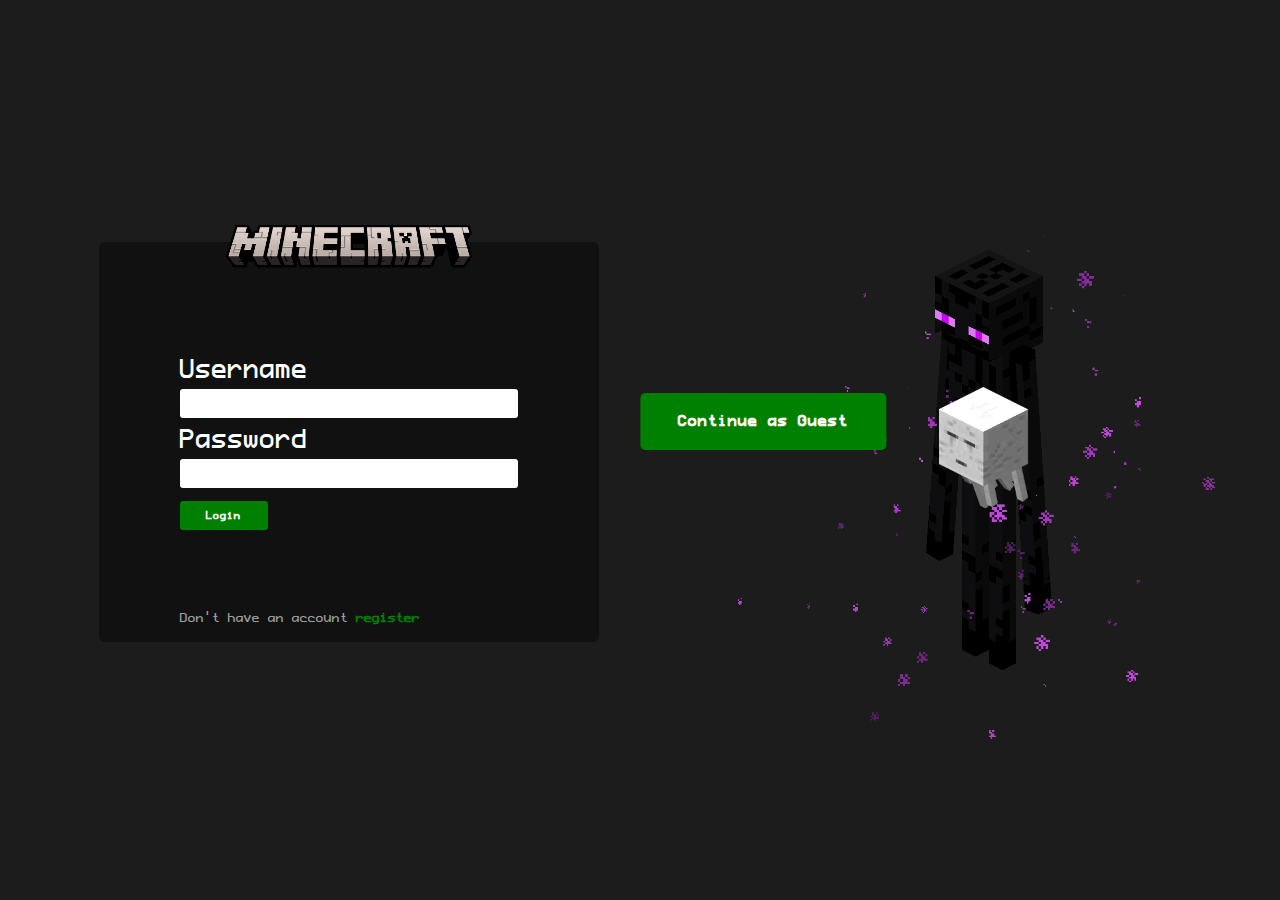
<file: index.html>
<!DOCTYPE html>
<html lang="en">

<head>
    <meta charset="UTF-8" />
    <meta http-equiv="X-UA-Compatible" content="IE=edge" />
    <meta name="viewport" content="width=device-width, initial-scale=1.0" />
    <link rel="icon" href="./assets/img/icons/favicon.ico" type="image/x-icon" />
    <title>Sign Up</title>
    <link rel="stylesheet" href="./style/signup.css" />
<link rel="stylesheet" href="./style/index.css">

</head>
<!-- Loading Effect -->

<body class="noScroll">
    <!-- Loading Effect -->
    <div class="loader-wrapper">
        <img src="./assets/images/Minecraft-block.png" alt="" class="loader">
        <img src="./assets/images/logo.png" width="300px" alt="">
    </div>
    <script>
    window.addEventListener("load", () => {
        document.querySelector(".loader-wrapper").classList.add("hide");
        document.body.classList.remove("noScroll");
    })
    </script>
    <section id="sign-up">
        <section class="sign-up-wrapper">
            <button class="guest-btn">Continue as Guest</button>

            <div class="sign-up-form">

                <!-- Login Form-->
                <form 
                    class="login"> 
                    <img src="./assets/images/logo.png" alt="" />
                    <div class="center">
                        <h1 class="username-label">Username</h1>
                        <input name="usernameLogin" class="username" type="text" />

                        <h1 class="password-label">Password</h1>
                        <input name="passwordLogin" type="password" class="password" />

                        <h1
                        class="validation-message r">
                    </h1>
                        <button type="submit">Login</button>

                        <h1 class="register-message">
                            <span class="haveAccount">Don't have an account</span>
                            <span class="register-message-btn l">register</span>
                        </h1>
                    </div>
                </form>
                <!-- Register Form -->
                <form 
                    class="register hide"> 
                    <img src="./assets/images/logo.png" alt="" />
                    <div class="center">

                        <h1 class="username-label">Username</h1>
                        <input name="usernameRegister" class="username r" type="text" />

                        <h1 class="password-label">Password</h1>
                        <input name="passwordRegister" type="password" class="password r" />

                        <h1 class="confirm-password-label">Confirm password</h1>
                        <input name="confirmPassword" type="password" class="confirm-password" />
                        <h1 class="confirm-password-label">Profile Image (optional)</h1>
                        <input name="image" type="file" class="file r" />


                        <h1
                            class="validation-message l">
                            
                        </h1>

                        <button class="r" type="submit">Register</button>

                        <h1 class="register-message">
                            <span class="haveAccount">have an account</span>
                            <span class="register-message-btn r">Login</span>
                        </h1>
                    </div>
                </form>
            </div>
            <div class="sign-up-img">
                <img class="ghast" src="./assets/images/ghast.gif" alt="" />
                <img class="sign-up-image" src="./assets/images/background/Enderman.webp" alt="">
            </div>
        </section>
    </section>
    
</body>
<script src="./js/sign-up.js"></script>

</html>
</file>
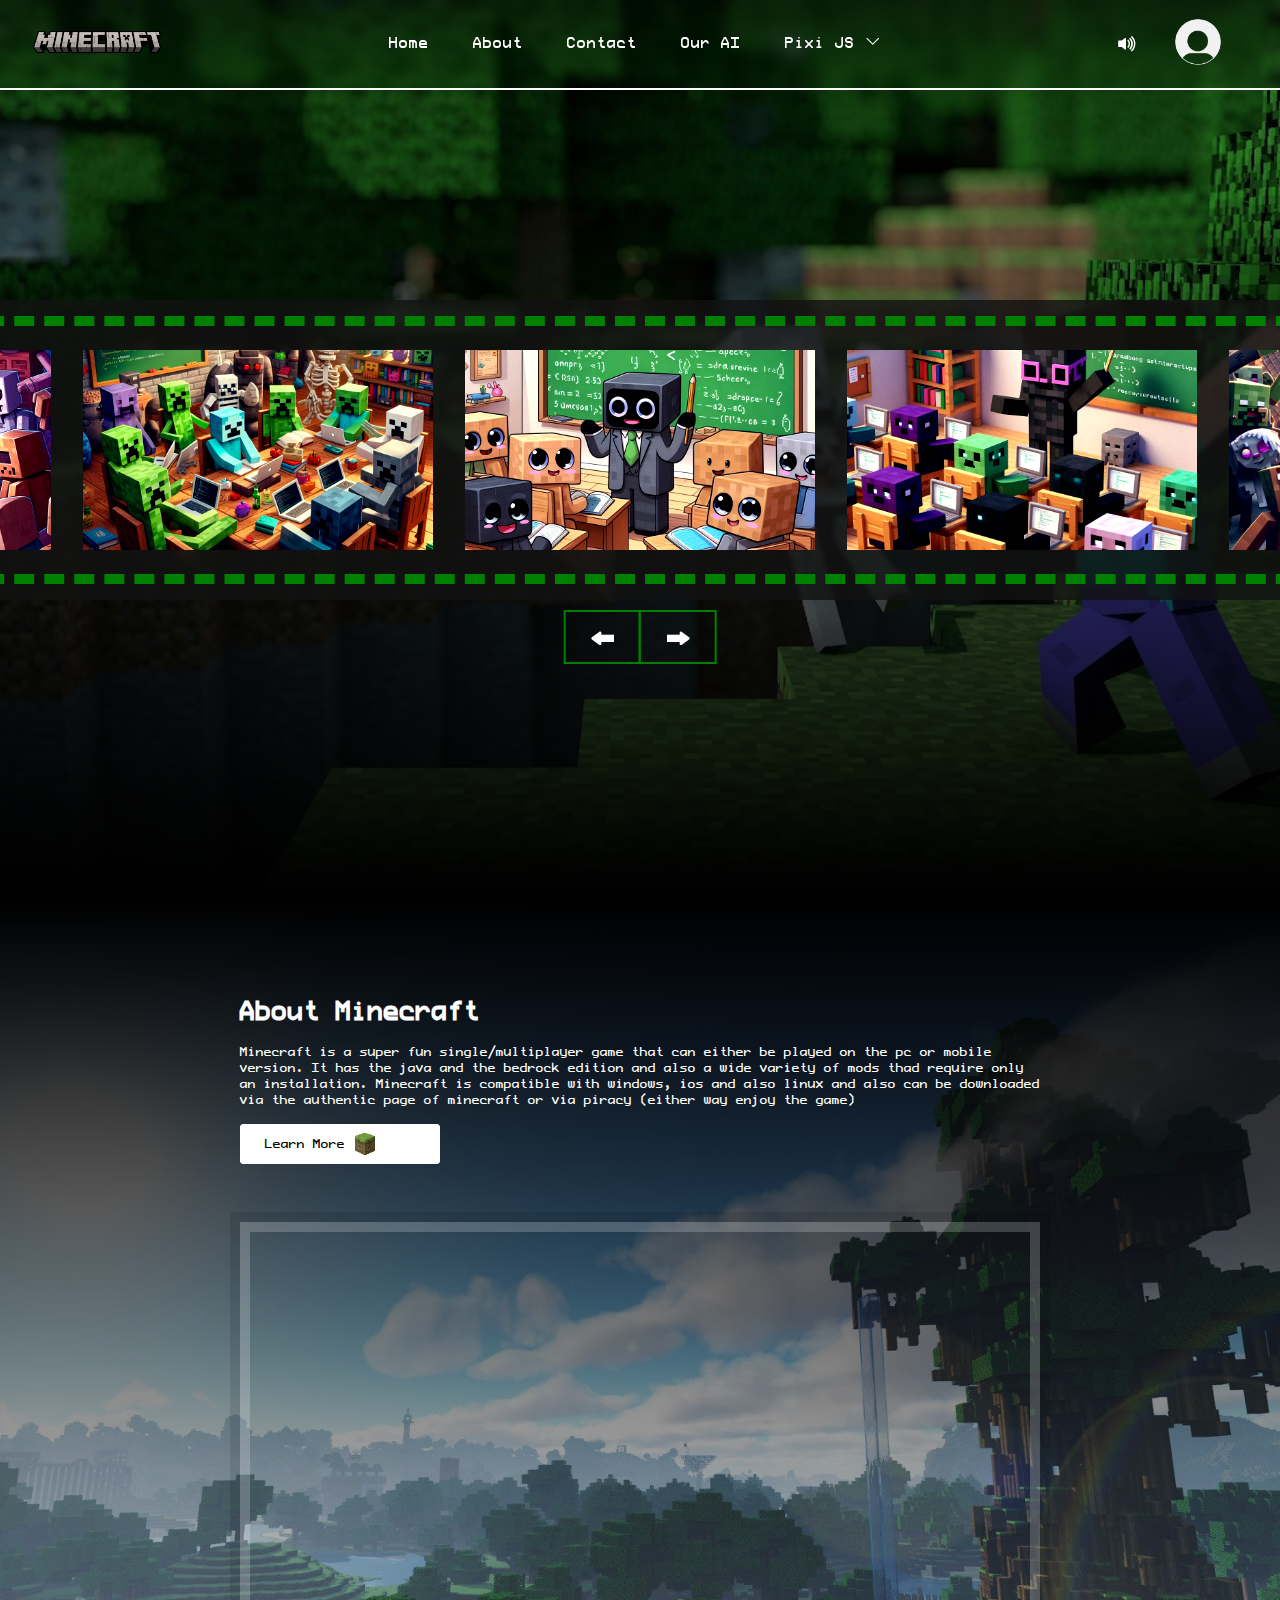
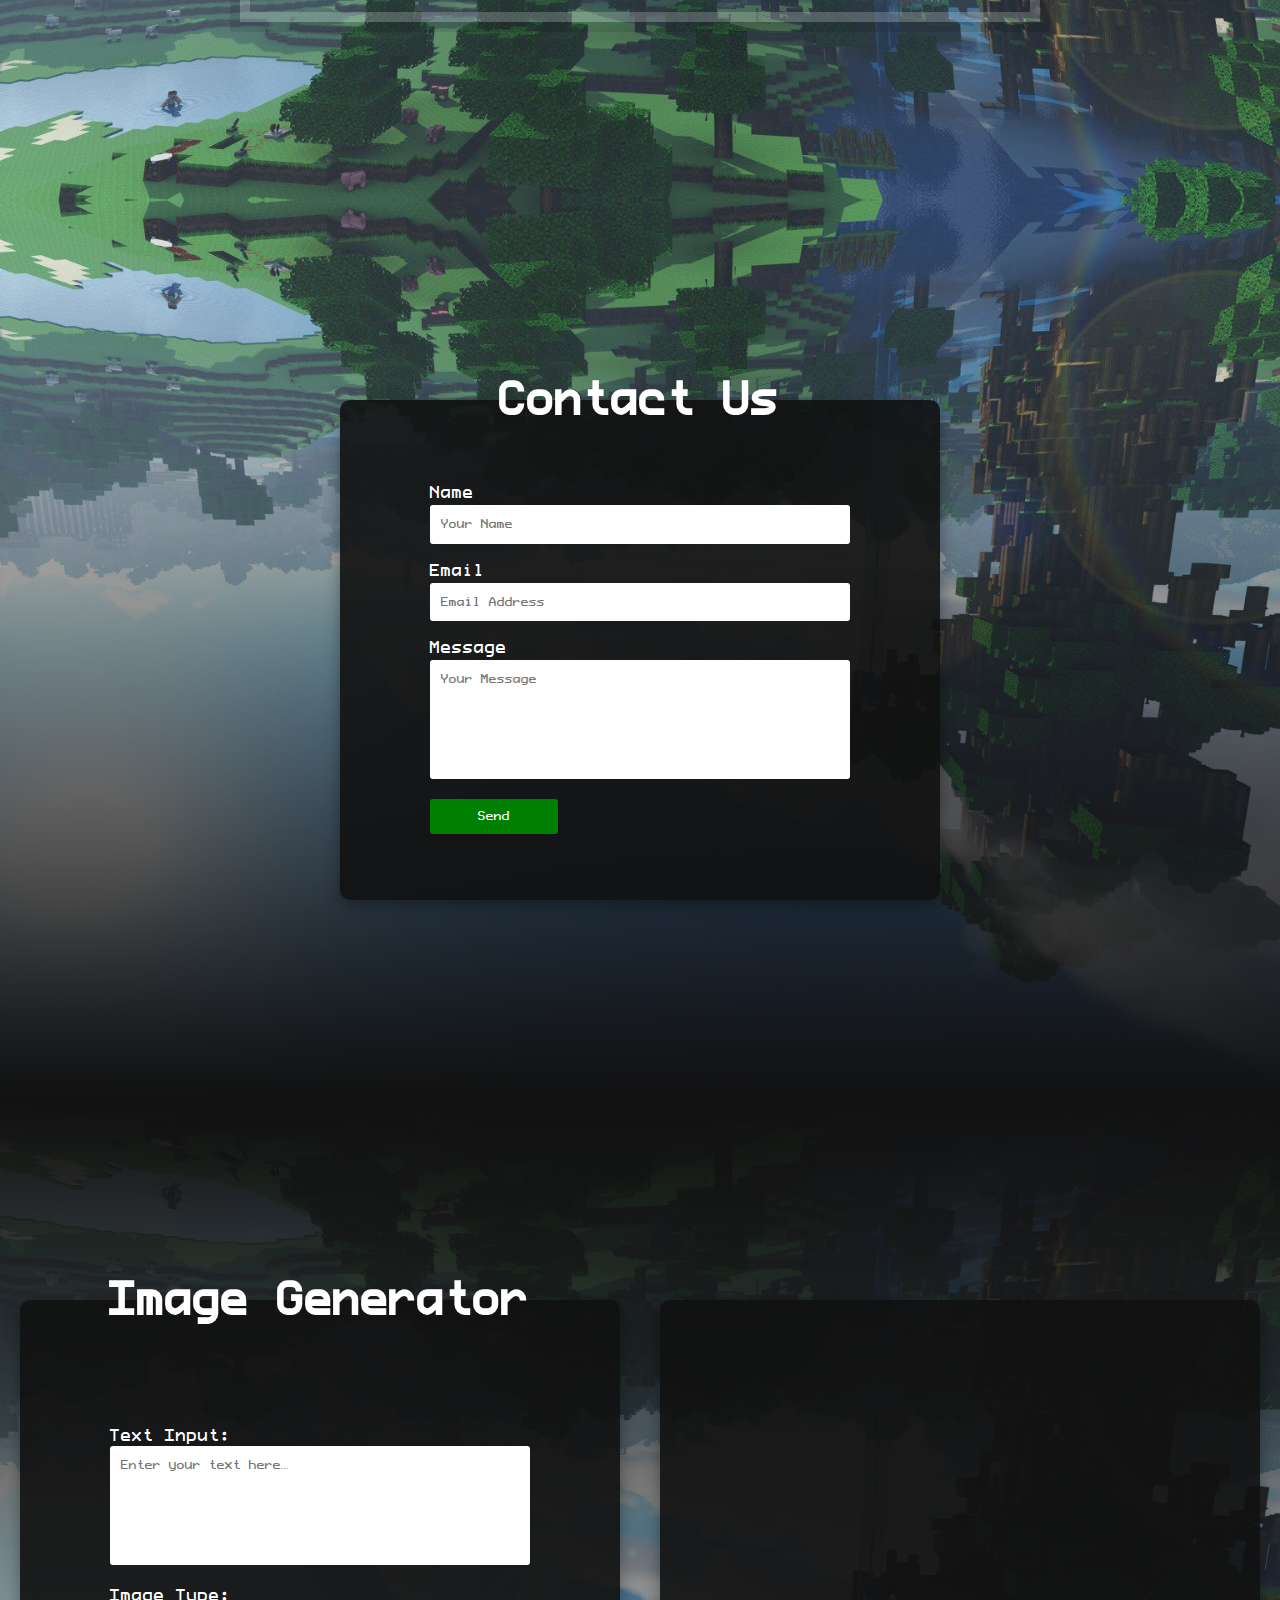
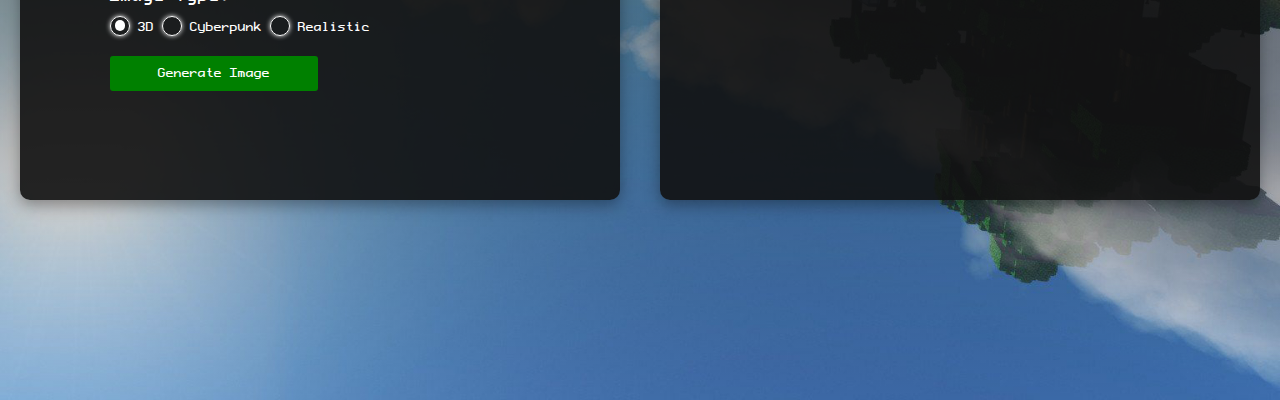
<file: pages/home.html>
<!DOCTYPE html>
<html lang="en">
<head>
    <meta charset="UTF-8">
    <meta name="viewport" content="width=device-width, initial-scale=1.0">
    <title>Homepage</title>
    <link rel="stylesheet" href="../style/index.css">
    <link rel="stylesheet" href="../style/home.css">
    <link rel="shortcut icon" href="../assets/images/favicon.ico" type="image/x-icon">
    <!-- Pixi JS -->
<script src="https://pixijs.download/release/pixi.js"></script>
<style>
    canvas{
        top: 0;
        left: 0;
        right: 0;
        bottom: 0;
    }
</style>
</head>
<body class="noScroll">
    <div class="loader-wrapper">
        <img src="../assets//images/Minecraft-block.png" alt="" class="loader">
        <img src="../assets/images/logo.png" width="300px" alt="">
    </div>
    <script>
    window.addEventListener("load", () => {
        document.querySelector(".loader-wrapper").classList.add("hide");
        document.body.classList.remove("noScroll");
    })
    </script>
    <!--Shto autoplay tek audio per mu dhez muzika vet  -->
    <audio  loop class="minecraft-audio">
        <source src="../assets/audio/Song.mp3" type="audio/mp3">
    </audio>
    <div class="background">
        <!-- Inbox Section -->
        <div class="inbox-wrapper">
            <div onclick="hideInbox()" class="close-inbox closeRegisterBtn"><i class="bi bi-x-lg"></i></div>
            <div class="inbox-header">
                <h1 class="inbox-title">Inbox</h1>
            </div>
            <div class="inbox-body">
                <h1 class="hide inboxWarning">No messages to show</h1>
                    <div class="inbox-message"> 
                        <div class="delete-message"><i class="bi bi-trash3-fill"></i>
                        </div>
                        <h3 class="inbox-message-title">Message ID: <?= $message['id'] ?></h3>
                        <p class="inbox-message-content"><?= $message['message'] ?></p>
                        <p class="inbox-message-author-details">By: <?= $message['author'] ?> | <a href="#"><?= $message['authorEmail'] ?></a> |
                            date: <?= $message['date'] ?>
    
                        </p>
    
                    </div>
                <script>
                    const numberOfMessages = document.querySelectorAll(".inbox-message").length;
                    const inboxMsg = document.querySelector(".inboxWarning");
    
                    if (numberOfMessages == 0) {
                        inboxMsg.classList.remove("hide");
                    }
                </script>
            </div>
        </div>
        <!-- Inbox Section End -->
    <header>
        <div class="logo">
            <a href=".../index.php">
                <img width="130px" src="../assets/images/logo.png" alt="" />
            </a>
        </div>
        <nav>
            <ul class="menu">
                <i onclick="hideMenu()" class="bi bi-x-square close"></i>
                <li><a href="./home.html">Home</a></li>
                <li><a href="./home.html#about">About</a></li>
                <li><a href="./home.html#contact">Contact</a></li>
                <li><a href="./home.html#our-ai">Our AI</a></li>
                <li class="dropdown-parent"><a href="./pixi-test.html">Pixi JS <i class="bi bi-chevron-down dropdown-icon"></i></a>
                    <ul class="dropdown hide">
                        <li>Mobs</li>
                        <li>Blocks</li>
                        <li>Foods</li>
                        <li>Tools</li>
                    </ul>
                </li>
            </ul>
        </nav>
        <div class="header-icons">
            <i onclick="showMenu()" class="bi bi-list burger"></i>
            <i class="bi bi-volume-up-fill unMute "></i>
            <i class="bi bi-volume-mute-fill mute hide"></i>
            <div class="profile ">
                <img src="../assets/images/profile-image(default).png" alt="">
                <ul class="profile-menu hide">
                    <li class="status-wrapper"><i class="bi bi-chat-dots"></i>
                        <select title="Change your status" onchange="statusChange()" class="status" name="" id="">
    
    
                            <option value="active">Active <span class="dot green"></span></option>
                            <option value="busy">Busy </option>
                            <option value="invisible">Invisible</option>
                        </select>
                    </li>
                        <li>
                            <i class="bi bi-pencil-square"></i> Admin Dashboard
                        </li>
                        <li onclick="showInbox()"><i class="bi bi-inbox-fill"></i> Inbox</li>
                        <li>
                            <i class="bi bi-gear-fill"></i> Settings
                        </li>
                    <li onclick="logOut()"><i class="bi bi-box-arrow-left"></i> Log Out</li>
                </ul>
            </div>
        </div>
    </header>
    <div class="hero">
        <div class="slideshow">
            <div class="moving">
                <div class="slide-box">
                    <img src="../assets/images/slider_images/Designer.jpeg" alt="">
                    <h1 class="slide-box-text">AI Generated Image 1</h1>
                </div>
                
                <div class="slide-box">
                    <img src="../assets/images/slider_images/Designer (1).jpeg" alt="">
                    <h1 class="slide-box-text">AI Generated Image 2</h1>
                </div>
                
                <div class="slide-box">
                    <img src="../assets/images/slider_images/Designer (2).jpeg" alt="">
                    <h1 class="slide-box-text">AI Generated Image 3</h1>
                </div>

                <div class="slide-box">
                    <img src="../assets/images/slider_images/Designer (3).jpeg" alt="">
                    <h1 class="slide-box-text">AI Generated Image 4</h1>
                </div>

                <div class="slide-box">
                    <img src="../assets/images/slider_images/Designer (4).jpeg" alt="">
                    <h1 class="slide-box-text">AI Generated Image 5</h1>
                </div>

                <div class="slide-box">
                    <img src="../assets/images/slider_images/Designer (5).jpeg" alt="">
                    <h1 class="slide-box-text">AI Generated Image 5</h1>
                </div>

                <div class="slide-box">
                    <img src="../assets/images/slider_images/Designer (6).jpeg" alt="">
                    <h1 class="slide-box-text">AI Generated Image 5</h1>
                </div>

              
            </div>
            <div class="slider-command">
                
                <button onclick="forward()" class="slider-btn"><i class="bi bi-forward-fill"></i></button>
        
                <button onclick="back()" class="slider-btn"><i class="bi bi-forward-fill"></i></button>
            </div>

        </div>
    </div>
    </div>
    <section class="about" id="about">
        <div class="about-minecraft">
            <h1 class="title">About Minecraft</h1>
            <p class="description">
                Minecraft is a super fun single/multiplayer game that can either be played on the pc or mobile version.
                It has the java and the bedrock edition and also a wide variety of mods thad require only an
                installation.
                Minecraft is compatible with windows, ios and also linux and also can be downloaded via the authentic
                page
                of minecraft or via piracy (either way enjoy the game)
            <div>
                <div class="btn">Learn More <img width="20px" src="../assets/images/Minecraft_Block.svg" alt="">
                </div>

            </div>
            </p>
        </div>
        <div class="video">
            <iframe width="800" height="400" src="https://www.youtube.com/embed/MmB9b5njVbA" title="YouTube video player" frameborder="0" allow="accelerometer; autoplay; clipboard-write; encrypted-media; gyroscope; picture-in-picture" allowfullscreen></iframe>
        </div>
    </section>
    <section class="contact" id="contact">

        <div class="form-wrapper">
            <form>
                <h1 class="contact-us">Contact Us</h1>

                <div class="center">
                    <h1 class="username-label">Name</h1>
                    <input class="contact-username" type="text" name="name" required placeholder="Your Name" id="name">

                    <h1 class="email-label">Email</h1>
                    <input class="email" type="email" name="email" required placeholder="Email Address" id="email">

                    <h1 class="message-label">Message</h1>
                    <textarea style="resize: none;" maxlength="240" class="message" placeholder="Your Message" class="form-control" name="message" rows="6" required id="text-area"></textarea>
                    
                    <button class="contact-btn" type="submit" id="btn">Send</button>
                </div>
            </form>
        </div>
    </section>
    <section class="our-ai" id="our-ai">

        <div class="form-wrapper">
            <form id="textToImageForm">
                <h1 class="contact-us">Image Generator</h1>
                <div class="center">
                    <label for="textInput" class="username-label">Text Input:</label>
                    <textarea id="textInput" name="textInput" style="resize: none;" maxlength="240" placeholder="Enter your text here..." class="form-control message" rows="6" required></textarea>
    
                    <h1 class="username-label">Image Type:</h1>
                    <input type="radio" id="3d" name="imageType" value="3D" checked>
                    <label class="radioLabel" for="3d">3D</label>
    
                    <input type="radio" id="cyberpunk" name="imageType" value="cyberpunk">
                    <label class="radioLabel" for="cyberpunk">Cyberpunk</label>
    
                    <input type="radio" id="realistic" name="imageType" value="realistic">
                    <label class="radioLabel" for="realistic">Realistic</label>
                    <br><br>
                    <button class="contact-btn" type="submit" id="btn">Generate Image</button>
                </div>
            </form>
        </div>
    
        <!-- Image Generated-->
        <div class="form-wrapper">
            <div id="resultContainer" class="generated-image">
                
            </div>
        </div>
    
    </section>
    
</body>
<script src="../js/index.js"></script>
<script>function Trails() {
    var canvas = document.createElement('canvas');
    var context = canvas.getContext('2d');
    document.body.appendChild(canvas);
  
    canvas.style.position = 'absolute';
    canvas.style.width = window.innerWidth + 'px';
    canvas.style.height = window.innerHeight + 'px';
    canvas.width = window.innerWidth;
    canvas.height = window.innerHeight;
    canvas.style.display = 'block';
  
    var self = this;
    
    this.circleRadius = 30;
    this.trailX = 300;
    this.trailY = 300;
    this.sourceX = 0;
    this.sourceY = 0;
    this.trailSpeed = 3;
    this.trailAlpha = 3;
    this.colorType = 'random';
  
    function returnColor() {
      var arr = '0123456789abcdef';
      var color = '#';
      for (var i = 0; i < 6; i++) {
        color += arr[Math.floor(Math.random() * arr.length)];
      }
      return color;
    }
  
    function createRect(e) {
      var color;
      if (self.colorType == 'blue') {
        var arr = ['#123456', '#345678', '#567890', '#7890ab', '#90abcd'];
        color = arr[Math.floor(Math.random() * arr.length)];
      } else if (self.colorType == 'melon') {
        var arr = ['#ffcccc', '#ff9999', '#cc3333', '#cc6666', '#993333', '#663333'];
        color = arr[Math.floor(Math.random() * arr.length)];
      } else {
        color = returnColor();
      }
      var scale = Math.random();
      var dx = e.pageX + (getRandomInt(self.trailX) - (self.trailX * 0.5));
      var dy = e.pageY + (getRandomInt(self.trailY) - (self.trailY * 0.5));
      var ox = e.pageX + (getRandomInt(self.sourceX) - (self.sourceX * 0.5));
      var oy = e.pageY + (getRandomInt(self.sourceY) - (self.sourceY * 0.5));
  
      var circle = {
        x: ox,
        y: oy,
        radius: self.circleRadius,
        scale: 0.5,
        alpha: 0,
        color: color,
        targetX: dx,
        targetY: dy,
        targetScale: scale,
        targetAlpha: Math.random() * 0.25 + 0.5,
        life: 0
      };
  
      animateCircle(circle);
    }
  
    function animateCircle(circle) {
      function step() {
        var progress = circle.life / (self.trailSpeed * 60);
        if (progress > 1) {
          return;
        }
        circle.life++;
        circle.x += (circle.targetX - circle.x) * 0.1;
        circle.y += (circle.targetY - circle.y) * 0.1;
        circle.scale += (circle.targetScale - circle.scale) * 0.1;
        circle.alpha += (circle.targetAlpha - circle.alpha) * 0.1;
        drawCircle(circle);
        requestAnimationFrame(step);
      }
      step();
    }
  
    function drawCircle(circle) {
      context.globalAlpha = circle.alpha;
      context.fillStyle = circle.color;
      context.beginPath();
      context.arc(circle.x, circle.y, circle.radius * circle.scale, 0, Math.PI * 2);
      context.fill();
    }
  
    function getRandomInt(n) {
      return Math.floor(Math.random() * n) + 1;
    }
  
    function animate() {
      context.clearRect(0, 0, canvas.width, canvas.height);
      requestAnimationFrame(animate);
    }
  
    document.addEventListener('mousemove', createRect);
    animate();
  }
  
  var trails = new Trails();
  var gui = new dat.GUI();
  
  gui.add(trails, 'circleRadius', 5, 150);
  gui.add(trails, 'sourceX', 0, 500);
  gui.add(trails, 'sourceY', 0, 500);
  gui.add(trails, 'trailX', 0, 500);
  gui.add(trails, 'trailY', 0, 500);
  gui.add(trails, 'trailSpeed', 0.25, 8).step(0.25);
  gui.add(trails, 'trailAlpha', 0.25, 8).step(0.25);
  gui.add(trails, 'colorType', ['random', 'melon', 'blue']);
  
</script>

<!-- Mos e fshi qet koment
<script src="../js/ai-Image-generator.js"></script>
Mos e fshi qet koment -->

</html>
</file>
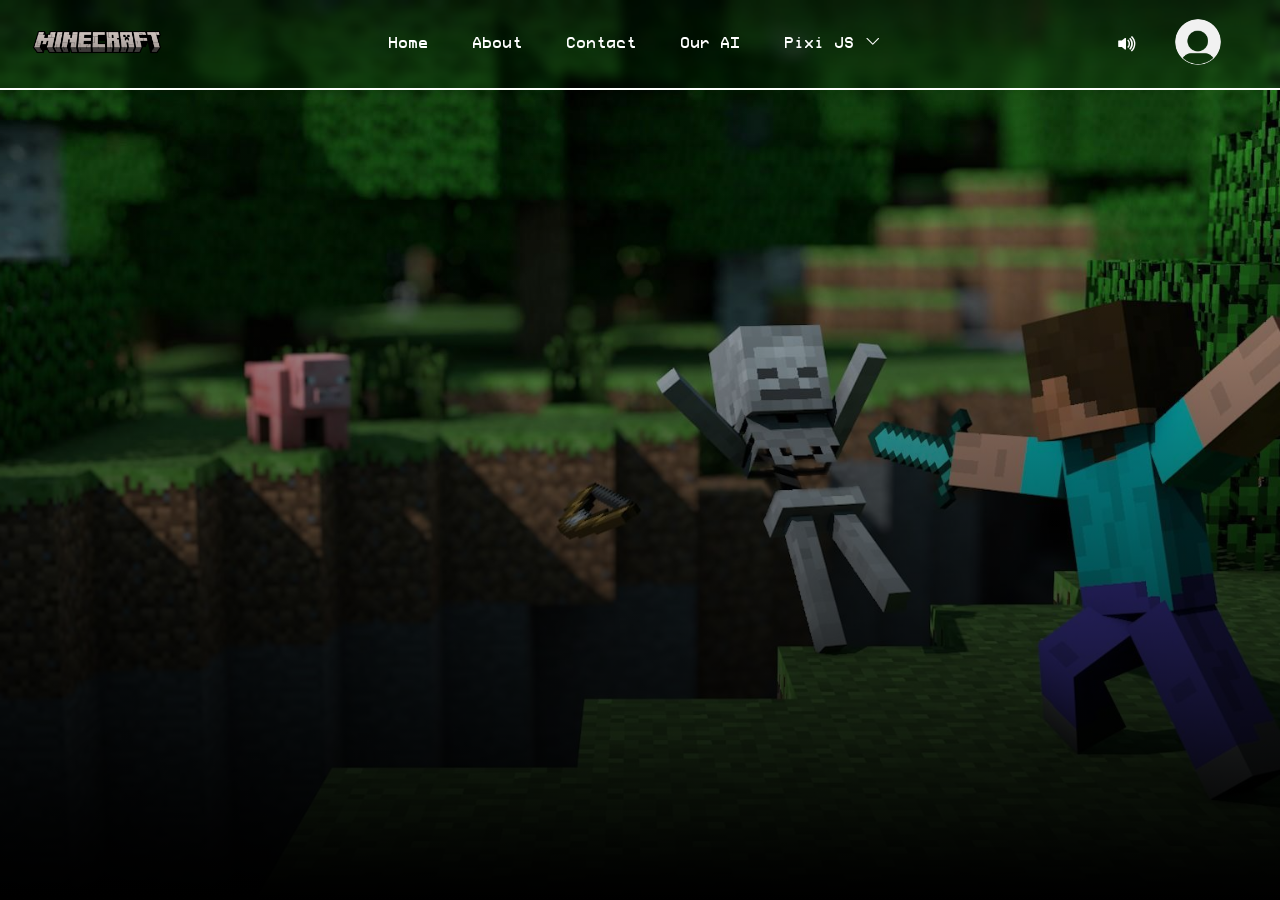
<file: pages/pixi-test.html>
<!DOCTYPE html>
<html lang="en">
<head>
    <meta charset="UTF-8">
    <meta name="viewport" content="width=device-width, initial-scale=1.0">
    <title>Homepage</title>
    <link rel="stylesheet" href="../style/index.css">
    <link rel="stylesheet" href="../style/pixi-js.css">
    <link rel="shortcut icon" href="../assets/images/favicon.ico" type="image/x-icon">

    <!-- Pixi JS -->
    <script src="https://pixijs.download/release/pixi.js"></script>
</head>
<body class="noScroll">
    <div class="loader-wrapper">
        <img src="../assets//images/Minecraft-block.png" alt="" class="loader">
        <img src="../assets/images/logo.png" width="300px" alt="">
    </div>
    <script>
    window.addEventListener("load", () => {
        document.querySelector(".loader-wrapper").classList.add("hide");
        document.body.classList.remove("noScroll");
    })
    </script>
    <!--Shto autoplay tek audio per mu dhez muzika vet  -->
    <audio  loop class="minecraft-audio">
        <source src="../assets/audio/Song.mp3" type="audio/mp3">
    </audio>
    <div class="background">
        <!-- Inbox Section -->
        <div class="inbox-wrapper">
            <div onclick="hideInbox()" class="close-inbox closeRegisterBtn"><i class="bi bi-x-lg"></i></div>
            <div class="inbox-header">
                <h1 class="inbox-title">Inbox</h1>
            </div>
            <div class="inbox-body">
                <h1 class="hide inboxWarning">No messages to show</h1>
                    <div class="inbox-message"> 
                        <div class="delete-message"><i class="bi bi-trash3-fill"></i>
                        </div>
                        <h3 class="inbox-message-title">Message ID: <?= $message['id'] ?></h3>
                        <p class="inbox-message-content"><?= $message['message'] ?></p>
                        <p class="inbox-message-author-details">By: <?= $message['author'] ?> | <a href="#"><?= $message['authorEmail'] ?></a> |
                            date: <?= $message['date'] ?>
    
                        </p>
    
                    </div>
                <script>
                    const numberOfMessages = document.querySelectorAll(".inbox-message").length;
                    const inboxMsg = document.querySelector(".inboxWarning");
    
                    if (numberOfMessages == 0) {
                        inboxMsg.classList.remove("hide");
                    }
                </script>
            </div>
        </div>
        <!-- Inbox Section End -->
    <header>
        <div class="logo">
            <a href=".../index.php">
                <img width="130px" src="../assets/images/logo.png" alt="" />
            </a>
        </div>
        <nav>
            <ul class="menu">
                <i onclick="hideMenu()" class="bi bi-x-square close"></i>
                <li><a href="./home.html">Home</a></li>
                <li><a href="./home.html#about">About</a></li>
                <li><a href="./home.html#contact">Contact</a></li>
                <li><a href="./home.html#our-ai">Our AI</a></li>
                <li class="dropdown-parent"><a href="./pixi-test.html">Pixi JS <i class="bi bi-chevron-down dropdown-icon"></i></a>
                    <ul class="dropdown hide">
                        <li>Mobs</li>
                        <li>Blocks</li>
                        <li>Foods</li>
                        <li>Tools</li>
                    </ul>
                </li>
            </ul>
        </nav>
        <div class="header-icons">
            <i onclick="showMenu()" class="bi bi-list burger"></i>
            <i class="bi bi-volume-up-fill unMute "></i>
            <i class="bi bi-volume-mute-fill mute hide"></i>
            <div class="profile ">
                <img src="../assets/images/profile-image(default).png" alt="">
                <ul class="profile-menu hide">
                    <li class="status-wrapper"><i class="bi bi-chat-dots"></i>
                        <select title="Change your status" onchange="statusChange()" class="status" name="" id="">
    
    
                            <option value="active">Active <span class="dot green"></span></option>
                            <option value="busy">Busy </option>
                            <option value="invisible">Invisible</option>
                        </select>
                    </li>
                        <li>
                            <i class="bi bi-pencil-square"></i> Admin Dashboard
                        </li>
                        <li onclick="showInbox()"><i class="bi bi-inbox-fill"></i> Inbox</li>
                        <li>
                            <i class="bi bi-gear-fill"></i> Settings
                        </li>
                    <li onclick="logOut()"><i class="bi bi-box-arrow-left"></i> Log Out</li>
                </ul>
            </div>
        </div>
    </header>
    <script type="module">
    import { Application, Assets } from 'pixi.js';
        import { addBackground } from './addBackground.js';
        import { addFishes, animateFishes } from './addFishes.js';
        import { addWaterOverlay, animateWaterOverlay } from './addWaterOverlay.js';
        import { addDisplacementEffect } from './addDisplacementEffect.js';
        
        // Create a PixiJS application.
        const app = new Application();
        
        // Store an array of fish sprites for animation.
        const fishes = [];
        
        async function setup()
        {
            // Intialize the application.
            await app.init({ background: '#1099bb', resizeTo: window });
        
            // Then adding the application's canvas to the DOM body.
            document.querySelector(".background").appendChild(app.canvas);
        }
        
        async function preload()
        {
            // Create an array of asset data to load.
            const assets = [
                { alias: 'background', src: 'https://pixijs.com/assets/tutorials/fish-pond/pond_background.jpg' },
                { alias: 'fish1', src: 'https://pixijs.com/assets/tutorials/fish-pond/fish1.png' },
                { alias: 'fish2', src: 'https://pixijs.com/assets/tutorials/fish-pond/fish2.png' },
                { alias: 'fish3', src: 'https://pixijs.com/assets/tutorials/fish-pond/fish3.png' },
                { alias: 'fish4', src: 'https://pixijs.com/assets/tutorials/fish-pond/fish4.png' },
                { alias: 'fish5', src: 'https://pixijs.com/assets/tutorials/fish-pond/fish5.png' },
                { alias: 'overlay', src: 'https://pixijs.com/assets/tutorials/fish-pond/wave_overlay.png' },
                { alias: 'displacement', src: 'https://pixijs.com/assets/tutorials/fish-pond/displacement_map.png' },
            ];
        
            // Load the assets defined above.
            await Assets.load(assets);
        }
        
        // Asynchronous IIFE
        (async () =>
        {
            await setup();
            await preload();
        
            addBackground(app);
            addFishes(app, fishes);
            addWaterOverlay(app);
            addDisplacementEffect(app);
        
            // Add the animation callbacks to the application's ticker.
            app.ticker.add((time) =>
            {
                animateFishes(app, fishes, time);
                animateWaterOverlay(app, time);
            });
        })();
        
      </script>
    </div>
</body>
</html>
</file>
<file: style/signup.css>
/* Sign Up section */
#sign-up {
    display: block;
    position: fixed;
    width: 100%;
    top: 0;
    left: 0;
    right: 0;
    bottom: 0;
    background-color: rgba(25, 25, 25, 0.99);
    z-index: 5;
    transition: 0.4s ease all;
  }
  
  #sign-up .close img {
    -webkit-filter: invert(100%); /* Safari/Chrome */
    filter: invert(100%);
    width: 50px;
    position: absolute;
    top: 20px;
    right: 20px;
    cursor: pointer;
    z-index: 2;
    transition: 0.1s ease all;
  }
  
  .sign-up-wrapper {
    width: 100%;
    height: 100%;
    display: flex;
    justify-content: center;
    align-items: center;
  }
  
  .sign-up-form {
    width: 60%;
    display: flex;
    justify-content: center;
    align-items: center;
  }
  .sign-up-form form {
    color: #fff;
    background-color: #111;
    min-height: 400px;
    width: 500px;
    display: flex;
    justify-content: center;
    align-items: center;
    position: relative;
    border-radius: 6px;
  }
  .sign-up-form form .center {
    width: 70%;
    font-family: primaryFont;
  }
  .username-label,
  .password-label,
  .confirm-password-label,
  .sign-up-form button {
    font-weight: lighter;
    padding-bottom: 0.1em;
  }
  .register,
  .login {
    width: 100%;
    padding: 0.5em;
    margin-bottom: 1em;
    border-radius: 3px;
    border: 0;
    color: black;
    position: relative;
    z-index: 999;
  }
  
  .sign-up-form .password,
  .sign-up-form .confirm-password,
  .sign-up-form .username {
    width: 100%;
    padding: 0.5em;
    border-radius: 3px;
    border: 0;
    margin-bottom: 0.5em;
  }
  .file {
    background-color: #222;
    width: 100%;
    padding: 0.5em;
    border-radius: 3px;
    border: 0;
    margin-bottom: 1em;
  }
  .sign-up-form button,
  .register button {
    margin-top: 0.5em;
    padding: 0.6em 2em;
    font-family: primaryFont;
    font-weight: 600;
    background-color: green;
    border: 0;
    cursor: pointer;
    color: #fff;
    border-radius: 3px;
    transition: 0.3s ease transform;
  }
  button.wrong-password {
    transform: translateX(220px);
  }
  .sign-up-form button:hover {
    background-color: rgba(0, 128, 0, 0.664);
  }
  .register-message {
    font-weight: lighter;
    position: absolute;
    font-size: 1em;
    bottom: 1em;
    color: rgba(255, 255, 255, 0.6);
  }
  .register-message-btn {
    color: green;
    font-weight: bold;
    cursor: pointer;
    transition: 0.2s ease color;
  }
  .register-message-btn:hover {
    color: rgba(0, 128, 0, 0.8);
  }
  .validation-message {
    color: crimson;
    font-weight: 600;
    font-size: 0.9em;
    display: flex;
    align-items: center;
    justify-content: start;
  }
  .validation-message.welcome {
    color: green;
  }
  .validation-message img {
    margin-right: 1em;
  }
  .sign-up-form form > img {
    width: 250px;
    position: absolute;
    top: 1%;
    left: 50%;
    object-fit: scale-down;
    transform: translate(-50%, -50%);
    filter: contrast(130%);
  }
  .sign-up-form button:active {
    transform: translateY(-1px);
  }
  .sign-up-img {
    width: 50%;
    display: flex;
    align-items: center;
    justify-content: center;
  }
  .sign-up-image {
    width: 100%;
    object-fit: cover;
    filter: contrast(100%) brightness(100%);
  }
  .sign-up-img .ghast {
    position: absolute;
    width: 100px;
    z-index: 999;
    object-fit: scale-down;
    filter: contrast(150%);
    animation: ghastMove 8s ease-in-out;
    animation-fill-mode: forwards;
    transition: 0.4s ease all;
    cursor: pointer;
  }
  .ghast:hover {
    filter: drop- (0.5rem 0.5rem 1rem #e23);
  }
  
  @keyframes ghastMove {
    0% {
      right: 10%;
      top: -25%;
    }
    50% {
      top: 5%;
      right: 10%;
    }
    100% {
      right: 68%;
      top: 0%;
    }
  }
  
.guest-btn {
    font-family: primaryFont;
    position: absolute;
    bottom: 50%;
    transform: translate(50%, 0%);
    background: green;
    color: #fff;
    padding: 1em 2em;
    border-radius: 5px;
    font-weight: bold;
    font-size: 1.2em;
    cursor: pointer;
    z-index: 999;
    border: 0;
  }
  
  .guest-btn:hover {
    background-color: rgb(0, 100, 0);
  }
  
  .guest-btn:active {
    margin-bottom: -2px;
  }
  @media (max-width: 1200px) {
    .guest-btn {
      bottom: 2em;
      transform: none;
    }
  }
  @media(max-width:1024px){
    .sign-up-form form {
        width: 400px;
      }
      .sign-up-form form .center {
        width: 80%;
      }
  }
  @media(max-width:768px){
    .sign-up-form {
        width: 100%;
      }
      .ghast {
        display: none;
      }
      .sign-up-img {
        display: none;
      }
  
    .sign-up-form form {
        width: 90%;
      }
      .validation-message {
        font-size: 0.7em;
      }
      .guest-btn {
        font-size: 1em;
        bottom: 4em;
      }
      .sign-up-form {
        width: 100%;
      }
      .ghast {
        display: none;
      }
      .sign-up-img {
        display: none;
      }
  }
  @media(max-width:560px){
    .form-wrapper form .center {
        width: 80%;
      }
      .form-wrapper form .center {
        padding-top: 0;
      }
      .form-wrapper form {
        min-height: auto;
        padding: 3em 0;
      }
  }
  @media (max-width: 480px) {
    .sign-up-form form {
      width: 90%;
    }
    .validation-message {
      font-size: 0.7em;
    }
    .guest-btn {
      font-size: 1em;
      bottom: 4em;
    }
  }
</file>
<file: style/home.css>
.background {
    height: 100vh;
    background: linear-gradient(rgba(0, 0, 0, 0), rgba(0, 0, 0, 1)),
      url(../assets//images/background/HomepageBanner.jpg);
    /* background-image: url(../assets/img/icons/slideshow/171170.jpg); */
    background-size: cover !important;
    background-position: center !important;
  }
  
/* Slideshow start */
.background .hero {
    height: 90vh;
    display: flex;
    justify-content: center;
    align-items: center;
    overflow: hidden;
  }
  .background .hero .slideshow {
    margin-top: 10vh;
    width: auto;
    padding: 1em 0;
    height: 300px;
    position: relative;
    background-color: rgba(17, 17, 17, 0.8);
  
    backdrop-filter: blur(2px);
  }
  .slideshow .moving {
    padding: 1.5em 250px;
    border-top: 10px dashed green;
    border-bottom: 10px dashed green;
    height: 100%;
    display: flex;
    justify-content: start;
    position: relative;
    right: 0;
    transition: 0.5s ease all;
  }
  .moving.forward-1 {
    right: -350px !important;
  }
  .moving.forward-2 {
    right: -700px !important;
  }
  .moving.backward-1 {
    right: 350px !important;
  }
  .moving.backward-2 {
    right: 700px !important;
  }
  .slide-box {
    width: 350px;
    margin: 0 1em;
    position: relative;
    font-family: primaryFont;
  }
  .slide-box img {
    width: 100%;
    height: 100%;
    object-fit: cover;
    transition: 0.4s ease all;
    filter: contrast(120%);
  }
  .slider-command {
    position: absolute;
    color: #fff;
    left: 50%;
    bottom: -4em;
    transform: translate(-50%);
  }
  .slider-btn {
    padding: 1em 2em;
    cursor: pointer;
    outline: none;
    border: 0;
  
    color: #fff;
    transition: 0.1s ease all;
  }
  
  .slider-btn i {
    font-size: 1.5em;
    display: inline-block;
    transform: scale(1.5);
  }
  .slider-btn:active {
    filter: brightness(60%);
  }
  .slider-btn:first-child i {
    transform: scale(1.5) scaleX(-1);
  }
  .slider-btn:first-child {
    transition: 0.2s ease all;
  
    margin-right: -6px;
    background-color: transparent;
    border: 2px solid green;
  }
  .slider-btn:last-child {
    transition: 0.2s ease all;
    background-color: transparent;
    border: 2px solid green;
  }
  .slider-btn:first-child:hover {
    background: green;
  }
  .slider-btn:last-child:hover {
    background: green;
  }
  .slide-box-text {
    color: #fff;
    position: absolute;
    font-size: 1.3em;
    top: 60%;
    opacity: 0;
    left: 50%;
    transform: translate(-50%, -50%);
    transition: 0.4s ease all;
    text-align: center;
  }
  .slide-box:hover .slide-box-text {
    opacity: 1;
    top: 50%;
  }
  .slide-box:hover img {
    filter: contrast(120%) brightness(30%);
  }
  
  /* Slideshow end */

  /* About Us */
  
/* about Section */
.about {
  min-height: 100vh;
  background: linear-gradient(rgba(0, 0, 0, 1), rgba(0, 0, 0, 0)),
    url(../assets/images/background/image-2.jpg);
  background-size: cover;
  background-position: center;
  display: flex;
  flex-direction: column;
  justify-content: baseline;
  align-items: center;
  color: #fff;
}
.about .about-minecraft {
  width: 800px;
  font-family: primaryFont;
  padding-top: 5em;
}
.about .about-minecraft h1 {
  padding: 0.5em 0;
}
.video {
  margin-top: 2em;
  display: flex;
  justify-content: center;
  align-items: baseline;
  border: 1px solid white;
  border: 10px solid rgba(0, 0, 0, 0.1);
}

.about .about-minecraft .btn {
  display: inline-block;
  border: 1px solid #fff;
  display: flex;
  align-items: center;
  width: 200px;
  background-color: #fff;
  color: #000;
  padding: 0.5em 1.5em;
  margin: 1em 0;
  border-radius: 3px;
  font-family: primaryFont;
  cursor: pointer;
  transition: 0.4s ease all;
}

.about-minecraft-mouseover {
  color: lightgreen !important;
  border-color: lightgreen !important;
}
.about .about-minecraft .btn img {
  margin: 0 10px;
  position: relative;
  transition: 0.4s ease all !important;
  right: 0;
}
.about .about-minecraft .btn:hover {
  background: transparent;
  color: #fff;
}
.about .about-minecraft .btn:hover img {
  right: -45px;
}
.video iframe {
  border: 10px solid rgba(255, 255, 255, 0.2);
}
/* About Us End */

/* Contact start */



/* Contact Form */
.contact {
  min-height: 100vh;
  background: linear-gradient(rgba(17, 17, 17, 0), rgba(17, 17, 17, 1)),
    url(../assets/images/background/image-2-fliped.jpg);
  background-size: cover;
  background-position: center;
  display: flex;
  justify-content: center;
  align-items: center;
  color: #fff;
  position: relative;
}
.form-wrapper {
  width: 70%;
  height: 100%;
  display: flex;
  justify-content: center;
  align-items: center;
}
.contact-title {
  font-size: 3em;
  font-family: primaryFont;
}

.form-wrapper form, .our-ai .generated-image {
  color: #fff;
  background-color: rgba(17, 17, 17, 0.9);
  min-height: 500px;
  width: 600px;
  display: flex;
  justify-content: center;
  align-items: center;
  position: relative;
  border-radius: 10px;
  padding: 2em 0;
  box-shadow: rgba(0, 0, 0, 0.35) 0px 5px 15px;
}
.form-wrapper form .center {
  padding-top: 1em;
  width: 70%;
  font-family: primaryFont;
}
.contact-us {
  font-family: primaryFont;
  width: 100%;
  text-align: center;
  font-size: 3.5em;
  position: absolute;
  top: 0%;
  left: 50%;
  object-fit: scale-down;
  transform: translate(-50%, -50%);
}
.messageSent {
  font-family: primaryFont;
  position: absolute;
  top: 2em;
  font-size: 1em;
  color: green;
  width: 70%;
  text-align: left;
}
/* .form-wrapper form > img {
  width: 250px;
  position: absolute;
  top: 1%;
  left: 50%;
  object-fit: scale-down;
  transform: translate(-50%, -50%);
  filter: contrast(130%);
} */
.username-label,
.email-label,
.message-label {
  font-size: 1.3em;
  font-weight: lighter;
  padding-bottom: 0.1em;
}

.form-wrapper .contact-username,
.form-wrapper .email,
.form-wrapper .message {
  font-size: 1em;
  font-family: primaryFont;
  width: 100%;
  padding: 0.7em;
  margin-bottom: 1em;
  border-radius: 3px;
  border: 0;
  color: black;
}
.form-wrapper button {
  padding: 0.6em 3em;
  font-size: 1em;
  font-family: primaryFont;
  font-weight: lighter;
  background-color: green;
  border: 0;
  cursor: pointer;
  color: #fff;
  border-radius: 3px;
  transition: 0.4s ease transform;
}

.form-wrapper button:hover {
  background-color: rgba(0, 128, 0, 0.664);
}
/* Contact End */


/* Our AI */

.our-ai {
  min-height: 100vh;
  background: linear-gradient(to top, rgba(17, 17, 17, 0), rgba(17, 17, 17, 1)),
    url(../assets/images/background/image-2-fliped.jpg);
  background-size: cover;
  background-position: center;
  display: flex;
  justify-content: center;
  align-items: center;
  color: #fff;
  position: relative;
}
.our-ai .form-wrapper{
  width: 50%;
  position: relative;
}
.our-ai .generated-image{
  padding: 0;
  overflow: hidden;
}
.our-ai .generated-image .download{
  position: absolute;
  top: 0.2rem;
    right: 3.5rem;
  z-index: 2;
  background: #333;
  padding: 0.5rem;
  border-radius: 5px;
  margin: 0.5rem;
  opacity: 0;
  transition: 0.3s ease all;
cursor: pointer;
color: #fff;
}
.our-ai .generated-image .viewMore{
  position: absolute;
  top: 0.2rem;
  right: 0.5rem;
    z-index: 2;
    background: #333;
    padding: 0.5rem;
    border-radius: 5px;
    margin: 0.5rem;
    opacity: 0;
    transition: 0.3s ease all;
cursor: pointer;
color: #fff;
}
.our-ai .generated-image:hover a{
  opacity: 1;
}
.our-ai .generated-image a:hover{
  background-color: #444;

}
.our-ai .generated-image > img{
  width: 100%;
  height: 500px;
  object-fit: cover;
}

#textToImageForm input[type='radio'] {
  margin-top: 0.5rem;
  appearance: none;
  width: 20px;
  height: 20px;
  border: 1px solid #fff;
  border-radius: 50%;
  outline: none;
  box-shadow: 0 0 5px #fff;
  transition: box-shadow 0.3s ease;
  cursor: pointer;
}

#textToImageForm input[type='radio']:before {
  content: '';
  display: block;
  width: 60%;
  height: 60%;
  margin: 20% auto;
  border-radius: 50%;
}

#textToImageForm input[type='radio']:checked:before {
  background: #fff;
}

.radioLabel{
  position: relative;
    top: -0.3rem;
}
/* Our AI end */

/* Media queries */
@media(max-width:1024px){
  .background .hero .slideshow {
    height: 270px;
  }
  .about .about-minecraft {
    width: 700px;
  }
  .video iframe {
    width: 700px;
  }
}
@media(max-width:768px){
  .background .hero .slideshow {
    height: 250px;
  }
  .about .about-minecraft {
    width: 500px;
    text-align: justify;
  }
  .video iframe {
    width: 500px;
    height: 350px;
  }
}
@media(max-width:560px){
  .about .about-minecraft {
    width: 100%;
    padding: 0 1em;
  }
  .video iframe {
    width: 400px;
    height: 300px;
  }
}
@media(max-width:425px){
  .video iframe {
    width: 350px;
    height: 250px;
  }
}
</file>
<file: style/pixi-js.css>
.background {
    height: 100vh;
    background: linear-gradient(rgba(0, 0, 0, 0), rgba(0, 0, 0, 1)),
      url(../assets//images/background/HomepageBanner.jpg);
    /* background-image: url(../assets/img/icons/slideshow/171170.jpg); */
    background-size: cover !important;
    background-position: center !important;
    display: flex;
    align-items: center;
    justify-content: center;
  }
</file>
<file: style/index.css>
@import url("https://cdn.jsdelivr.net/npm/bootstrap-icons@1.11.3/font/bootstrap-icons.min.css");
*{
    margin: 0;
    padding: 0;
    box-sizing: border-box;
}
body{
  overflow-x: hidden;
}
@font-face {
  font-family: primaryFont;
  src: url(../assets/fonts/ProFont.ttf);
}

html{
  scroll-behavior: smooth;
}
.hide {
  display: none !important;
}

/* Body no sroll*/
.noScroll {
  height: 100vh;
  overflow: hidden;
}

/* On Load Effect*/
.loader-wrapper {
  width: 100%;
  height: 100%;
  position: absolute;
  top: 0;
  left: 0;
  /* background-color: #283f24; */
  background-color: #3e5c20;
  display: flex;
  flex-direction: column;
  justify-content: center;
  align-items: center;
  z-index: 999;
}
.flex-center {
  display: flex;
  justify-content: center;
  align-items: center;
}
.loader {
  display: inline-block;
  width: 150px;
  height: 150px;

  position: relative;
  animation: loader 1.5s infinite ease;
}

@keyframes loader {
  from {
    transform: rotate(0deg);
  }
  to {
    transform: rotate(360deg);
  }
}

/* On load effect End */

/* Header */
header {
    backdrop-filter: blur(5px);
    transition: 0.4s ease all !important;
    position: fixed;
    top: 0;
    left: 0;
    right: 0;
    padding: 2em;
    display: flex;
    background-color: transparent;
    color: #fff;
    justify-content: space-between;
    align-items: center;
    height: 10vh;
    background: linear-gradient(rgba(0, 0, 0, 0.2), rgba(0, 0, 0, 0));
    border-bottom: 2px solid #fff;
    z-index: 5;
  }
  .header-aktive {
    background: rgba(17, 17, 17, 0.9);
    border-bottom: 2px solid green;
  }
  header .logo {
    display: flex;
    justify-content: center;
    align-items: center;
  }
  header .menu > li {
    display: inline-block;
    padding: 5px 10px;
    margin: 0 10px;
    border-bottom: 2px solid transparent;
    transition: 0.1s ease all;
  }
  header .menu > li:hover {
    border-color: #fff;
  }
  header.header-aktive .menu > li:hover {
    border-color: green;
  }
  header .menu li a,
  .dropdown > li {
    color: #fff;
    text-decoration: none;
    font-family: primaryFont;
    font-size: 1.2em;
  }
  header .header-icons {
    display: flex;
    justify-content: center;
    align-items: center;
  }
  header .header-icons i {
    padding: 0 0.5em;
    color: #fff;
    font-size: 1.3em;
    cursor: pointer;
  }
  
  header .header-icons .btn {
    background-color: #fff;
    color: #000;
    padding: 6px 25px;
    margin-left: 1em;
    font-family: primaryFont;
    cursor: pointer;
    display: inline-block;
    position: relative;
    border: 3px solid #fff;
    transition: 0.3s ease translate;
    border-bottom: 0;
    border-right: 0;
  }
  header .header-icons .btn::after {
    content: "";
    width: 100%;
    height: 28px;
    border: 3px solid green;
    display: inline-block;
    position: absolute;
    top: 0px;
    left: 0px;
    transition: 0.1s ease all;
  }
  .header-icons .btn:hover::after {
    transform: translate(-3px, -3px);
  }
  .header-icons .btn:active {
    transform: translateY(2px);
  }
  header.header-aktive .btn {
    background-color: #333;
    color: #fff;
    border-bottom: 0;
    border-right: 0;
    border-top: 3px solid #333;
    border-left: 3px solid #333;
  }

  
.profile {
  width: 100px;
  text-align: center;
  position: relative;
}
/* Emri tek profile menu (input tag) */
.edit-profile-text-wrapper {
  display: inline-block;
  width: 50%;
}
.edit-profile-li {
  display: flex;
  align-items: center;
}
.profile .name {
  width: 50%;
  background-color: transparent;
  color: #fff;
  font-family: myFont;
  outline: 0;
  border: 1px solid transparent;
  transition: 0.3s ease all;
  border-bottom: 1px solid #fff;
  padding: 0.5em;
  color: green;
  font-weight: bold;
}
.name.border {
  border: 1px solid #fff;
}
.status {
  background-color: #111;
  color: #fff;
  border: 0;
  border-bottom: 1px solid #fff;
  font-family: myFont;
  outline: none;
  cursor: pointer !important;
  padding: 0.1em 1em;
}

.profile img {
  width: 50px;
  height: 50px;
  border-radius: 50%;
  object-fit: cover;
  filter: contrast(120%);
  cursor: pointer;
  transition: 0.3s ease all;
  border: 2px solid transparent;
}
.profile img:hover {
  filter: brightness(80%);
}

.profile-menu {
  border: 1px solid #444;
  min-width: 250px;
  position: absolute;
  top: 100%;
  right: 0;
  z-index: 3;
  background-color: #111;
  border-radius: 4px;
  font-family: myFont;
  display: flex;
  flex-direction: column;
  align-items: center;
  list-style-type: none;
}
.profile-menu li {
  color: #fff;
  width: 100%;
  font-size: 0.8em;
  border-bottom: 1px solid #333;
  padding: 0.5em;
  display: flex;
  justify-content: start;
  align-items: center;
  cursor: pointer;
  transition: 0.1s ease all;
}
.profile-menu li:hover {
  background-color: #222;
}
.profile-menu li i {
  color: #fff;
}

.profile::after {
  content: " ";
  height: 10px;
  width: 10px;
  display: inline-block;
  position: absolute;
  top: 4px;
  right: 25px;
  background: var(--selection-background);
  border-radius: 50%;
}


.dropdown-icon {
  font-size: 0.8em;
}
.dropdown-parent {
  position: relative;
}
.dropdown-parent a {
  cursor: default;
}
.dropdown {
  position: absolute;
  top: 2em;
  left: 0;
  background-color: #111;
  min-width: 175px;
  list-style-type: none;
  border-radius: 6px;
  border: 1px solid #111;
}
.dropdown > li {
  padding: 0.5em 1em;
  cursor: pointer;
  font-size: 1em;
  border-bottom: 1px solid #222;
  transition: 0.1s ease all;
}
.dropdown > li:hover {
  background-color: #222;
}
/* Header End */



/* Burger */
.burger,
.close {
  display: none;
}

/* Inbox Section */

.inbox-wrapper {
  position: fixed;
  width: 50%;
  height: 100vh;
  background-color: #222;
  top: 0;
  z-index: 999;
  left: -100%;
  box-shadow: rgba(0, 0, 0, 0.35) 0px 5px 15px;
  color: #fff;
  font-family: primaryFont;
  transition: 0.4s ease all;
  overflow: auto;
  padding-bottom: 2em;
}
.inbox-wrapper.active {
  left: 0;
}

.inbox-message:last-child {
  padding-bottom: 2em;
}
.inbox-message {
  padding: 1em;
  border-bottom: 1px solid #555;
  position: relative;
  left: 0;
  background-color: #333;
  height: 115px;
  transition: 0.4s ease all;
}
.inbox-message.deleted {
  left: -100%;
}
.inbox-message-content {
  text-overflow: ellipsis;
  overflow: hidden;
}
.delete-message {
  position: absolute;
  top: 0;
  right: 0;
  background-color: rgb(125, 0, 0);
  padding: 0.5em;
  cursor: pointer;
  transition: 0.2s ease all;
}
.delete-message:hover {
  background-color: rgb(150, 0, 0);
}
.inbox-message-author-details a {
  color: green;
}
.inbox-wrapper .close-inbox {
  border-radius: 0;
  color: #fff;
  display: inline-block;
  padding: 0.9em 1em 0.7em 1em;
  background: rgb(128, 0, 0);
  position: absolute;
  top: 0;
  right: 0;
  cursor: pointer;
  transition: 0.2s ease background;
}
.inboxWarning {
  font-size: 1.5em;
  padding: 1em;
  color: rgb(150, 0, 0);
}
.inbox-header {
  border-bottom: 1px;
  padding: 1em;
  text-align: center;
}
/* Inbox Section End */

@media (max-width: 1024px) {
  .header .menu > li {
    margin: 0;
  }
  header {
    padding: 0.5em;
  }
  .burger {
    padding: 0 !important;
  }
  .slide-box {
    width: 300px;
  }
  .background .hero .slideshow {
    height: 270px;
  }
}
@media (max-width: 790px) {
  header .header-icons .unMute {
    padding: 0;
  }
}
@media (max-width: 768px) {
  .menu {
    height: 100vh;
    background-color: #111;
    position: fixed;
    top: 0;
    left: -100%;
    bottom: 0;
    right: 100%;
    color: #fff;
    display: flex;
    justify-content: center;
    align-items: center;
    flex-direction: column;
    z-index: 999;
    transition: 0.4s ease all;
  }
  .menu.active {
    left: 0;
    right: 0;
  }
  header .menu > li {
    padding: 0.5em;
  }
  .dropdown {
    position: static;
    min-width: auto;
  }
  .dropdown.hide {
    display: block !important;
  }
  header .menu li a {
    font-size: 2em;
  }
  .dropdown > li {
    font-size: 1.5em;
    border: 0;
    padding: 0.3em 0em 0 1em;
  }
  header {
    padding-left: 2em;
  }
  header .header-icons .burger {
    display: block;
    font-size: 2em;
    cursor: pointer;
  }
  .close {
    display: block;
    font-size: 2em;
    color: #fff;
    position: absolute;
    top: 1em;
    right: 1em;
    cursor: pointer;
  }
  .unMute {
    display: none;
  }
  .profile img {
    width: 45px;
    height: 45px;
  }
  .background .hero .slideshow {
    height: 250px;
  }
  .slide-box {
    width: 250px;
  }
  .dropdown-icon {
    display: none;
  }
}
</file>
